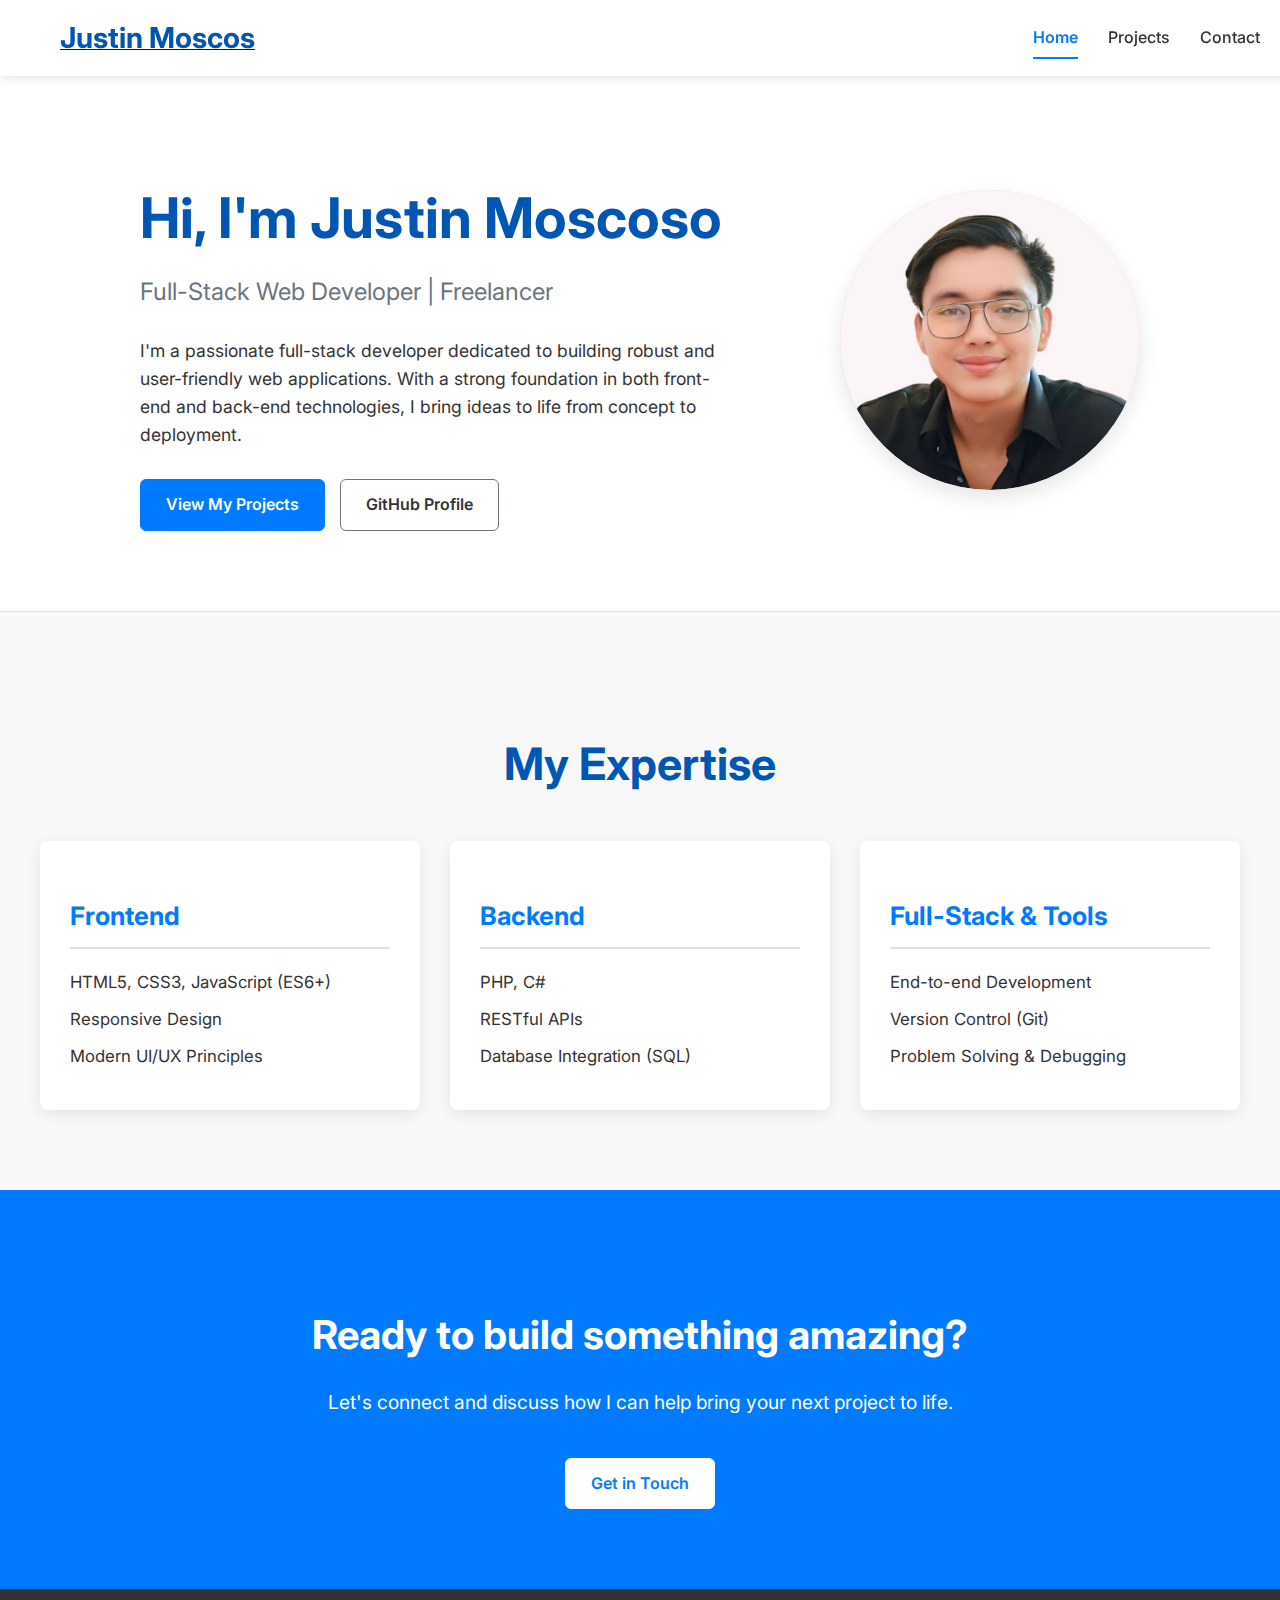
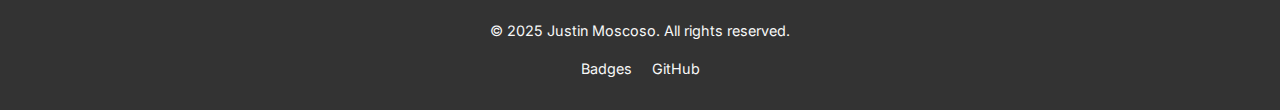
<file: index.html>
<!DOCTYPE html>
<html lang="en">
<head>
    <meta charset="UTF-8" />
    <meta name="viewport" content="width=device-width, initial-scale=1.0"/>
    <title>Justin Moscoso - Portfolio</title>
    <link rel="stylesheet" href="style.css" />
    <link href="https://fonts.googleapis.com/css2?family=Inter:wght@300;400;600;700&display=swap" rel="stylesheet">
</head>
<body>
    <!-- Navbar -->
    <nav class="navbar">
        <div class="container">
            <a class="navbar-brand" href="index.html">
                <span class="logo-text">Justin Moscos</span>
            </a>
            <button class="navbar-toggler" aria-label="Toggle navigation">
                <span class="navbar-toggler-icon"></span>
            </button>
            <div class="navbar-collapse" id="navbarNav">
                <ul class="navbar-nav">
                    <li class="nav-item"><a class="nav-link active" href="index.html">Home</a></li>
                    <li class="nav-item"><a class="nav-link" href="projects.html">Projects</a></li>
                    <li class="nav-item"><a class="nav-link" href="contact.html">Contact</a></li>
                </ul>
            </div>
        </div>
    </nav>

    <!-- Hero Section -->
    <header class="hero-section">
        <div class="container hero-content">
            <div class="hero-text">
                <h1 class="hero-title">Hi, I'm Justin Moscoso</h1>
                <p class="hero-subtitle">Full-Stack Web Developer | Freelancer</p>
                <p class="hero-description">
                    I'm a passionate full-stack developer dedicated to building robust and user-friendly web applications. With a strong foundation in both front-end and back-end technologies, I bring ideas to life from concept to deployment.
                </p>
                <div class="hero-buttons">
                    <a href="projects.html" class="btn btn-primary">View My Projects</a>
                    <a href="https://github.com/JustinMoscoso" target="_blank" class="btn btn-secondary">GitHub Profile</a>
                </div>
            </div>
            <div class="hero-image">
                <img src="img/profile.jpg" alt="Justin Moscoso" class="profile-img">
            </div>
        </div>
    </header>

    <!-- Skills Section -->
    <section class="skills-section">
        <div class="container">
            <h2 class="section-heading">My Expertise</h2>
            <div class="skills-grid">
                <div class="skill-category">
                    <h3>Frontend</h3>
                    <ul>
                        <li>HTML5, CSS3, JavaScript (ES6+)</li>
                        <li>Responsive Design</li>
                        <li>Modern UI/UX Principles</li>
                    </ul>
                </div>
                <div class="skill-category">
                    <h3>Backend</h3>
                    <ul>
                        <li>PHP, C#</li>
                        <li>RESTful APIs</li>
                        <li>Database Integration (SQL)</li>
                    </ul>
                </div>
                <div class="skill-category">
                    <h3>Full-Stack & Tools</h3>
                    <ul>
                        <li>End-to-end Development</li>
                        <li>Version Control (Git)</li>
                        <li>Problem Solving & Debugging</li>
                    </ul>
                </div>
            </div>
        </div>
    </section>

    <!-- Call to Action Section -->
    <section class="cta-section">
        <div class="container">
            <h2 class="cta-heading">Ready to build something amazing?</h2>
            <p class="cta-description">Let's connect and discuss how I can help bring your next project to life.</p>
            <a href="contact.html" class="btn btn-primary">Get in Touch</a>
        </div>
    </section>

    <!-- Footer -->
    <footer class="footer">
        <div class="container">
            <p>&copy; 2025 Justin Moscoso. All rights reserved.</p>
            <div class="social-links">
                <a href="https://www.credly.com/users/justin-moscoso/badges#credly" target="_blank">Badges</a>
                <a href="https://github.com/JustinMoscoso" target="_blank">GitHub</a>
            </div>
        </div>
    </footer>

    <script src="script.js"></script>
</body>
</html>
</file>
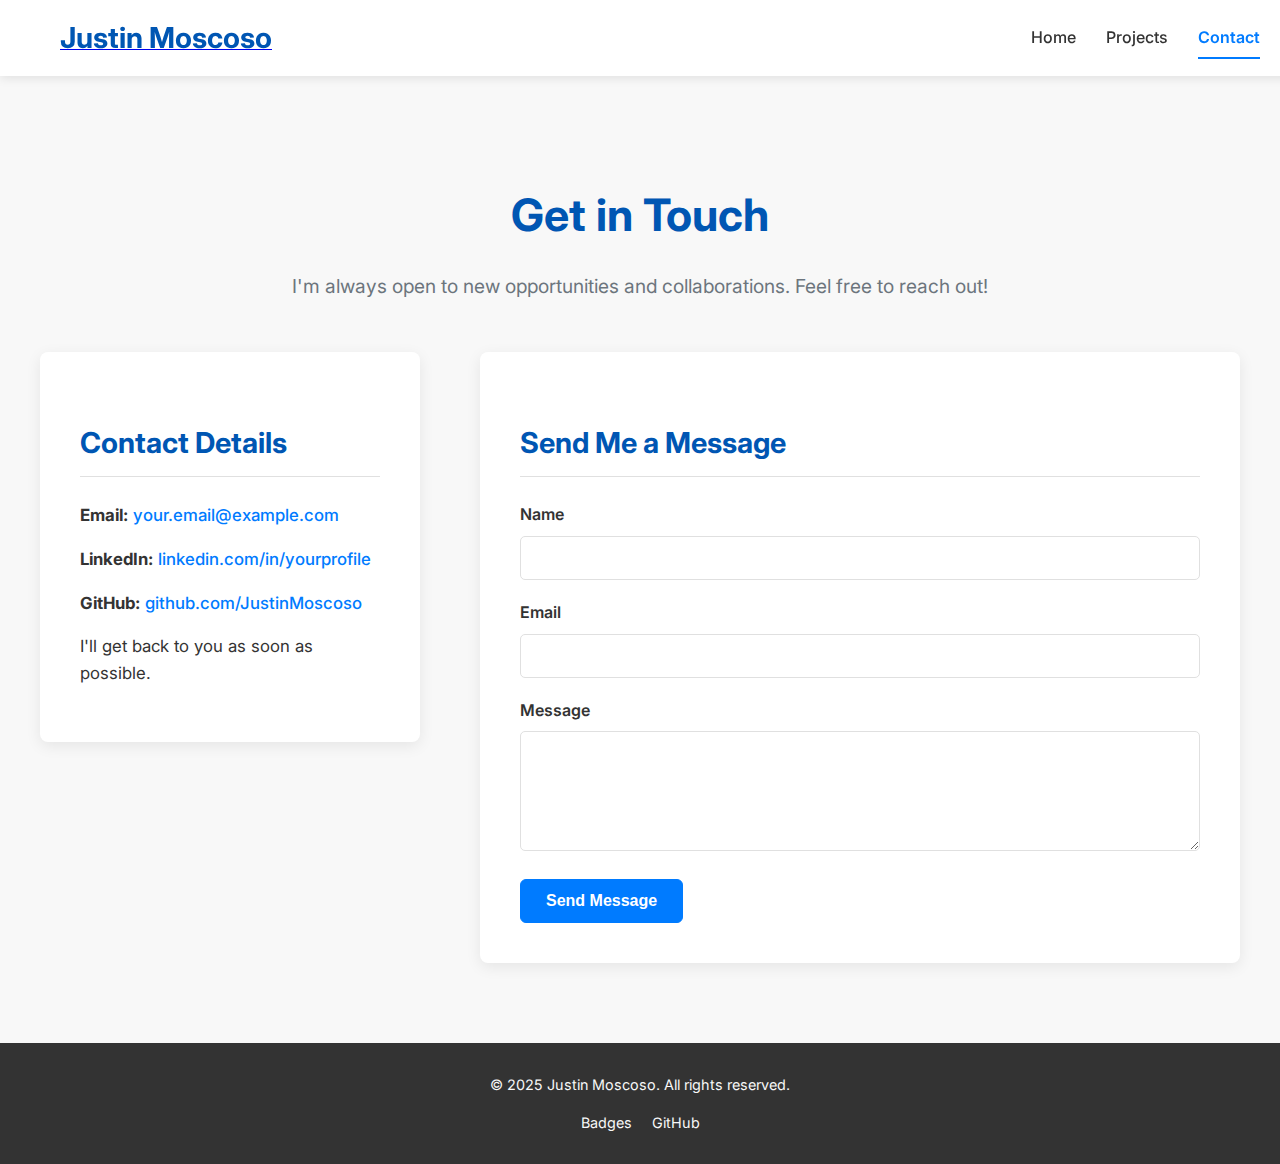
<file: contact.html>
<!DOCTYPE html>
<html lang="en">
<head>
    <meta charset="UTF-8" />
    <meta name="viewport" content="width=device-width, initial-scale=1.0"/>
    <title>Contact - Justin Moscoso</title>
    <link rel="stylesheet" href="style.css" />
    <link href="https://fonts.googleapis.com/css2?family=Inter:wght@300;400;600;700&display=swap" rel="stylesheet">
</head>
<body>
    <!-- Navbar -->
    <nav class="navbar">
        <div class="container">
            <a class="navbar-brand" href="index.html">
                <span class="logo-text">Justin Moscoso</span>
            </a>
            <button class="navbar-toggler" aria-label="Toggle navigation">
                <span class="navbar-toggler-icon"></span>
            </button>
            <div class="navbar-collapse" id="navbarNav">
                <ul class="navbar-nav">
                    <li class="nav-item"><a class="nav-link" href="index.html">Home</a></li>
                    <li class="nav-item"><a class="nav-link" href="projects.html">Projects</a></li>
                    <li class="nav-item"><a class="nav-link active" href="contact.html">Contact</a></li>
                </ul>
            </div>
        </div>
    </nav>

    <!-- Contact Section -->
    <section class="contact-page-section">
        <div class="container">
            <h1 class="section-heading">Get in Touch</h1>
            <p class="section-subheading">I'm always open to new opportunities and collaborations. Feel free to reach out!</p>

            <div class="contact-content">
                <div class="contact-info">
                    <h3>Contact Details</h3>
                    <p><strong>Email:</strong> <a href="mailto:your.email@example.com">your.email@example.com</a></p>
                    <p><strong>LinkedIn:</strong> <a href="https://linkedin.com/in/yourprofile" target="_blank">linkedin.com/in/yourprofile</a></p>
                    <p><strong>GitHub:</strong> <a href="https://github.com/JustinMoscoso" target="_blank">github.com/JustinMoscoso</a></p>
                    <p>I'll get back to you as soon as possible.</p>
                </div>
                <div class="contact-form-wrapper">
                    <h3>Send Me a Message</h3>
                    <form>
                        <div class="form-group">
                            <label for="name" class="form-label">Name</label>
                            <input type="text" class="form-control" id="name" name="name" required>
                        </div>
                        <div class="form-group">
                            <label for="email" class="form-label">Email</label>
                            <input type="email" class="form-control" id="email" name="email" required>
                        </div>
                        <div class="form-group">
                            <label for="message" class="form-label">Message</label>
                            <textarea class="form-control" id="message" name="message" rows="6" required></textarea>
                        </div>
                        <button type="submit" class="btn btn-primary">Send Message</button>
                    </form>
                </div>
            </div>
        </div>
    </section>

    <!-- Footer -->
    <footer class="footer">
        <div class="container">
            <p>&copy; 2025 Justin Moscoso. All rights reserved.</p>
            <div class="social-links">
                <a href="https://www.credly.com/users/justin-moscoso/badges#credly" target="_blank">Badges</a>
                <a href="https://github.com/JustinMoscoso" target="_blank">GitHub</a>
            </div>
        </div>
    </footer>

    <script src="script.js"></script>
</body>
</html>
</file>
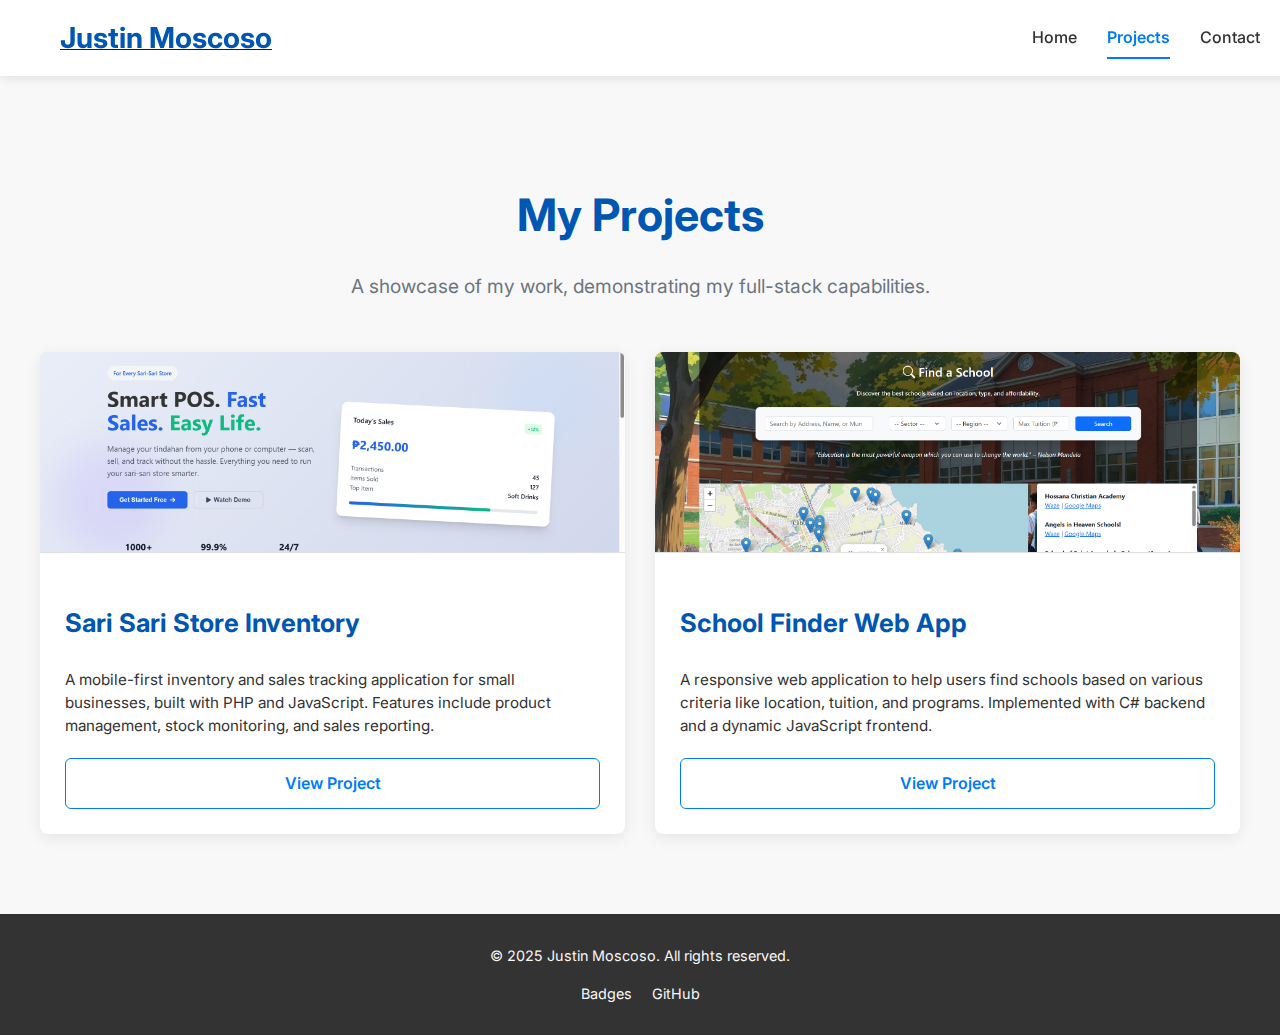
<file: projects.html>
<!DOCTYPE html>
<html lang="en">
<head>
    <meta charset="UTF-8" />
    <meta name="viewport" content="width=device-width, initial-scale=1.0"/>
    <title>My Projects - Justin Moscoso</title>
    <link rel="stylesheet" href="style.css" />
    <link href="https://fonts.googleapis.com/css2?family=Inter:wght@300;400;600;700&display=swap" rel="stylesheet">
</head>
<body>
    <!-- Navbar -->
    <nav class="navbar">
        <div class="container">
            <a class="navbar-brand" href="index.html">
                <span class="logo-text">Justin Moscoso</span>
            </a>
            <button class="navbar-toggler" aria-label="Toggle navigation">
                <span class="navbar-toggler-icon"></span>
            </button>
            <div class="navbar-collapse" id="navbarNav">
                <ul class="navbar-nav">
                    <li class="nav-item"><a class="nav-link" href="index.html">Home</a></li>
                    <li class="nav-item"><a class="nav-link active" href="projects.html">Projects</a></li>
                    <li class="nav-item"><a class="nav-link" href="contact.html">Contact</a></li>
                </ul>
            </div>
        </div>
    </nav>

    <!-- Projects Section -->
    <section class="projects-page-section">
        <div class="container">
            <h1 class="section-heading">My Projects</h1>
            <p class="section-subheading">A showcase of my work, demonstrating my full-stack capabilities.</p>
            <div class="project-grid">
                <!-- Project 1: Sari Sari Store -->
                <div class="project-card">
                    <img src="img/sarisari.png" alt="Sari Sari Store App" class="project-img">
                    <div class="card-content">
                        <h3 class="card-title">Sari Sari Store Inventory</h3>
                        <p class="card-description">
                            A mobile-first inventory and sales tracking application for small businesses, built with PHP and JavaScript. Features include product management, stock monitoring, and sales reporting.
                        </p>
                        <a href="https://justinmoscoso.github.io/SariSariStoreSchool/" class="btn btn-outline">View Project</a>
                    </div>
                </div>
                <!-- Project 2: School Finder -->
                <div class="project-card">
                    <img src="img/SchoolHunt.png" alt="School Finder Web App" class="project-img">
                    <div class="card-content">
                        <h3 class="card-title">School Finder Web App</h3>
                        <p class="card-description">
                            A responsive web application to help users find schools based on various criteria like location, tuition, and programs. Implemented with C# backend and a dynamic JavaScript frontend.
                        </p>
                        <a href="#" class="btn btn-outline">View Project</a>
                    </div>
                  </div>
            </div>
        </div>
    </section>

    <!-- Footer -->
    <footer class="footer">
        <div class="container">
            <p>&copy; 2025 Justin Moscoso. All rights reserved.</p>
            <div class="social-links">
                <a href="https://www.credly.com/users/justin-moscoso/badges#credly" target="_blank">Badges</a>
                <a href="https://github.com/JustinMoscoso" target="_blank">GitHub</a>
            </div>
        </div>
    </footer>

    <script src="script.js"></script>
</body>
</html>
</file>
<file: style.css>
/* Global Styles */
:root {
  --color-background-light: #f8f8f8;
  --color-text-dark: #333333;
  --color-primary: #007bff; /* Muted blue */
  --color-primary-dark: #0056b3;
  --color-secondary: #6c757d; /* Grey for secondary buttons/text */
  --color-border: #e0e0e0;
  --color-card-bg: #ffffff;
  --color-footer-bg: #333333;
  --color-footer-text: #f8f8f8;
  --color-navbar-bg: rgba(255, 255, 255, 0.95);
  --color-navbar-shadow: rgba(0, 0, 0, 0.1);
}

body {
  margin: 0;
  padding: 0;
  font-family: "Inter", sans-serif;
  background-color: var(--color-background-light);
  color: var(--color-text-dark);
  line-height: 1.6;
  -webkit-font-smoothing: antialiased;
  -moz-osx-font-smoothing: grayscale;
}

.container {
  max-width: 1200px;
  margin: 0 auto;
  padding: 0 20px;
}

/* Navbar */
.navbar {
  position: fixed;
  top: 0;
  left: 0;
  width: 100%;
  z-index: 1000;
  background: var(--color-navbar-bg);
  backdrop-filter: blur(8px);
  box-shadow: 0 2px 10px var(--color-navbar-shadow);
  padding: 15px 20px;
  display: flex;
  justify-content: space-between;
  align-items: center;
}

.navbar .container {
  display: flex;
  justify-content: space-between;
  align-items: center;
  width: 100%;
}

.navbar-brand .logo-text {
  font-size: 1.8em;
  font-weight: 700;
  color: var(--color-primary-dark);
  text-decoration: none;
  transition: color 0.3s ease;
}

.navbar-brand .logo-text:hover {
  color: var(--color-primary);
}

.navbar-toggler {
  display: none; /* Hidden by default, shown on small screens */
  background: none;
  border: none;
  cursor: pointer;
  padding: 10px;
  position: relative;
  z-index: 1001; /* Ensure it's above collapse menu */
}

.navbar-toggler-icon {
  display: block;
  width: 28px;
  height: 3px;
  background-color: var(--color-text-dark);
  position: relative;
  transition: background-color 0.3s ease;
}

.navbar-toggler-icon::before,
.navbar-toggler-icon::after {
  content: "";
  position: absolute;
  width: 100%;
  height: 3px;
  background-color: var(--color-text-dark);
  transition: transform 0.3s ease;
}

.navbar-toggler-icon::before {
  top: -9px;
}

.navbar-toggler-icon::after {
  top: 9px;
}

/* Toggler active state */
.navbar-toggler.active .navbar-toggler-icon {
  background-color: transparent;
}

.navbar-toggler.active .navbar-toggler-icon::before {
  transform: translateY(9px) rotate(45deg);
}

.navbar-toggler.active .navbar-toggler-icon::after {
  transform: translateY(-9px) rotate(-45deg);
}

.navbar-collapse {
  display: flex;
  justify-content: flex-end;
  width: auto;
}

.navbar-nav {
  list-style: none;
  margin: 0;
  padding: 0;
  display: flex;
}

.nav-item {
  margin-left: 30px;
}

.navbar .nav-link {
  color: var(--color-text-dark);
  text-decoration: none;
  position: relative;
  transition: color 0.3s ease, font-weight 0.3s ease;
  padding: 8px 0;
  display: block;
  font-weight: 500;
}

.navbar .nav-link:hover {
  color: var(--color-primary);
}

.navbar .nav-link.active {
  color: var(--color-primary);
  font-weight: 600;
}

.navbar .nav-link.active::after {
  content: "";
  position: absolute;
  left: 0;
  bottom: 0;
  width: 100%;
  height: 2px;
  background-color: var(--color-primary);
}

/* Hero Section (Home Page) */
.hero-section {
  padding: 150px 0 80px; /* Adjust padding for fixed navbar */
  text-align: center;
  background-color: var(--color-card-bg);
  border-bottom: 1px solid var(--color-border);
}

.hero-content {
  display: flex;
  flex-direction: row;
  align-items: center;
  justify-content: center;
  gap: 60px;
  max-width: 1000px;
  margin: 0 auto;
}

.hero-text {
  flex: 1;
  text-align: left;
}

.hero-title {
  font-size: 3.5em;
  margin-bottom: 15px;
  color: var(--color-primary-dark);
  line-height: 1.1;
}

.hero-subtitle {
  font-size: 1.5em;
  color: var(--color-secondary);
  margin-bottom: 25px;
  font-weight: 400;
}

.hero-description {
  font-size: 1.1em;
  margin-bottom: 30px;
  max-width: 600px;
}

.hero-image {
  flex: 0 0 auto;
  width: 300px;
  height: 300px;
  border-radius: 50%;
  overflow: hidden;
  box-shadow: 0 8px 20px rgba(0, 0, 0, 0.1);
  background-color: var(--color-border); /* Placeholder background */
  display: flex;
  align-items: center;
  justify-content: center;
}

.hero-image .profile-img {
  width: 100%;
  height: 100%;
  object-fit: cover;
  border-radius: 50%;
}

.hero-buttons {
  display: flex;
  flex-wrap: wrap;
  gap: 15px;
  margin-top: 20px;
}

/* Buttons */
.btn {
  padding: 12px 25px;
  border-radius: 6px;
  text-decoration: none;
  font-weight: 600;
  cursor: pointer;
  transition: background-color 0.3s ease, color 0.3s ease, border-color 0.3s ease, transform 0.2s ease;
  display: inline-block;
  text-align: center;
  font-size: 1em;
}

.btn:hover {
  transform: translateY(-2px);
}

.btn-primary {
  background-color: var(--color-primary);
  color: #fff;
  border: 1px solid var(--color-primary);
}

.btn-primary:hover {
  background-color: var(--color-primary-dark);
  border-color: var(--color-primary-dark);
}

.btn-secondary {
  background-color: transparent;
  color: var(--color-text-dark);
  border: 1px solid var(--color-secondary);
}

.btn-secondary:hover {
  background-color: var(--color-secondary);
  color: #fff;
}

.btn-outline {
  background-color: transparent;
  color: var(--color-primary);
  border: 1px solid var(--color-primary);
}

.btn-outline:hover {
  background-color: var(--color-primary);
  color: #fff;
}

/* Section Headings */
.section-heading {
  font-size: 2.8em;
  color: var(--color-primary-dark);
  margin-bottom: 15px;
  text-align: center;
}

.section-subheading {
  font-size: 1.2em;
  color: var(--color-secondary);
  margin-bottom: 50px;
  text-align: center;
  max-width: 800px;
  margin-left: auto;
  margin-right: auto;
}

/* Skills Section */
.skills-section {
  padding: 80px 0;
  background-color: var(--color-background-light);
}

.skills-grid {
  display: grid;
  grid-template-columns: repeat(auto-fit, minmax(280px, 1fr));
  gap: 30px;
  margin-top: 40px;
}

.skill-category {
  background-color: var(--color-card-bg);
  padding: 30px;
  border-radius: 8px;
  box-shadow: 0 4px 15px rgba(0, 0, 0, 0.08);
  text-align: left;
  transition: transform 0.3s ease;
}

.skill-category:hover {
  transform: translateY(-5px);
}

.skill-category h3 {
  font-size: 1.6em;
  color: var(--color-primary);
  margin-bottom: 20px;
  border-bottom: 2px solid var(--color-border);
  padding-bottom: 10px;
}

.skill-category ul {
  list-style: none;
  padding: 0;
  margin: 0;
}

.skill-category li {
  margin-bottom: 10px;
  font-size: 1.05em;
  color: var(--color-text-dark);
}

/* Call to Action Section */
.cta-section {
  background-color: var(--color-primary);
  color: #fff;
  padding: 80px 0;
  text-align: center;
}

.cta-heading {
  font-size: 2.5em;
  margin-bottom: 20px;
  color: #fff;
}

.cta-description {
  font-size: 1.2em;
  margin-bottom: 40px;
  max-width: 700px;
  margin-left: auto;
  margin-right: auto;
}

.cta-section .btn-primary {
  background-color: #fff;
  color: var(--color-primary);
  border-color: #fff;
}

.cta-section .btn-primary:hover {
  background-color: var(--color-primary-dark);
  color: #fff;
  border-color: var(--color-primary-dark);
}

/* Projects Page Section */
.projects-page-section {
  padding: 150px 0 80px; /* Adjust padding for fixed navbar */
  text-align: center;
  background-color: var(--color-background-light);
}

.project-grid {
  display: grid;
  grid-template-columns: repeat(auto-fit, minmax(300px, 1fr));
  gap: 30px;
  margin-top: 40px;
}

.project-card {
  background-color: var(--color-card-bg);
  border-radius: 8px;
  overflow: hidden;
  box-shadow: 0 4px 15px rgba(0, 0, 0, 0.08);
  transition: transform 0.3s ease;
  display: flex;
  flex-direction: column;
  height: 100%;
}

.project-card:hover {
  transform: translateY(-5px);
}

.project-card .project-img {
  width: 100%;
  height: 200px;
  object-fit: cover;
  background-color: var(--color-border); /* Placeholder background */
  border-bottom: 1px solid var(--color-border);
}

.project-card .card-content {
  padding: 25px;
  flex-grow: 1;
  display: flex;
  flex-direction: column;
  justify-content: space-between;
  text-align: left;
}

.project-card .card-title {
  font-size: 1.6em;
  margin-bottom: 10px;
  color: var(--color-primary-dark);
}

.project-card .card-description {
  font-size: 0.95em;
  line-height: 1.5;
  margin-bottom: 20px;
  flex-grow: 1;
}

/* Contact Page Section */
.contact-page-section {
  padding: 150px 0 80px; /* Adjust padding for fixed navbar */
  background-color: var(--color-background-light);
}

.contact-content {
  display: grid;
  grid-template-columns: 1fr 2fr;
  gap: 60px;
  margin-top: 40px;
  align-items: flex-start;
}

.contact-info,
.contact-form-wrapper {
  background-color: var(--color-card-bg);
  padding: 40px;
  border-radius: 8px;
  box-shadow: 0 4px 15px rgba(0, 0, 0, 0.08);
}

.contact-info h3,
.contact-form-wrapper h3 {
  font-size: 1.8em;
  color: var(--color-primary-dark);
  margin-bottom: 25px;
  border-bottom: 1px solid var(--color-border);
  padding-bottom: 10px;
}

.contact-info p {
  margin-bottom: 15px;
  font-size: 1.05em;
}

.contact-info a {
  color: var(--color-primary);
  text-decoration: none;
  font-weight: 500;
}

.contact-info a:hover {
  text-decoration: underline;
}

.form-group {
  margin-bottom: 20px;
}

.form-label {
  display: block;
  margin-bottom: 8px;
  font-weight: 600;
  color: var(--color-text-dark);
}

.form-control {
  width: 100%;
  padding: 12px;
  border: 1px solid var(--color-border);
  border-radius: 5px;
  background-color: #fff;
  color: var(--color-text-dark);
  font-size: 1em;
  box-sizing: border-box;
  transition: border-color 0.3s ease, box-shadow 0.3s ease;
}

.form-control:focus {
  outline: none;
  border-color: var(--color-primary);
  box-shadow: 0 0 0 3px rgba(0, 123, 255, 0.15);
}

textarea.form-control {
  resize: vertical;
  min-height: 120px;
}

/* Footer */
.footer {
  background-color: var(--color-footer-bg);
  color: var(--color-footer-text);
  padding: 30px 0;
  text-align: center;
  font-size: 0.9em;
}

.footer .container {
  display: flex;
  flex-direction: column;
  align-items: center;
  gap: 15px;
}

.footer p {
  margin: 0;
}

.footer .social-links {
  display: flex;
  gap: 20px;
}

.footer .social-links a {
  color: var(--color-footer-text);
  text-decoration: none;
  transition: color 0.3s ease;
}

.footer .social-links a:hover {
  color: var(--color-primary);
}

/* Responsive Design */
@media (max-width: 992px) {
  .hero-content {
    flex-direction: column;
    text-align: center;
    gap: 40px;
  }

  .hero-text {
    text-align: center;
  }

  .hero-buttons {
    justify-content: center;
  }

  .hero-title {
    font-size: 3em;
  }

  .hero-subtitle {
    font-size: 1.3em;
  }

  .contact-content {
    grid-template-columns: 1fr;
  }
}

@media (max-width: 768px) {
  .navbar .container {
    flex-wrap: wrap;
  }

  .navbar-toggler {
    display: block;
  }

  .navbar-collapse {
    flex-basis: 100%;
    flex-direction: column;
    align-items: flex-end;
    max-height: 0;
    overflow: hidden;
    transition: max-height 0.3s ease-out;
    background-color: var(--color-navbar-bg); /* Ensure background for mobile menu */
    width: 100%;
    padding-bottom: 10px;
  }

  .navbar-collapse.show {
    max-height: 200px; /* Adjust as needed */
    padding-bottom: 20px;
  }

  .navbar-nav {
    flex-direction: column;
    width: 100%;
    align-items: flex-end;
    padding-top: 10px;
  }

  .nav-item {
    margin-left: 0;
    margin-bottom: 10px;
  }

  .navbar .nav-link {
    padding: 5px 0;
  }

  .hero-section,
  .projects-page-section,
  .contact-page-section {
    padding-top: 120px; /* Adjust for smaller navbar */
  }

  .hero-title {
    font-size: 2.5em;
  }

  .hero-subtitle {
    font-size: 1.1em;
  }

  .section-heading {
    font-size: 2.2em;
  }

  .section-subheading {
    font-size: 1em;
  }

  .skills-grid {
    grid-template-columns: 1fr;
  }

  .project-grid {
    grid-template-columns: 1fr;
  }

  .contact-info,
  .contact-form-wrapper {
    padding: 30px;
  }
}

@media (max-width: 480px) {
  .navbar-brand .logo-text {
    font-size: 1.5em;
  }

  .hero-title {
    font-size: 2em;
  }

  .hero-subtitle {
    font-size: 1em;
  }

  .hero-image {
    width: 200px;
    height: 200px;
  }

  .btn {
    width: 100%;
    padding: 10px 20px;
  }

  .section-heading {
    font-size: 1.8em;
  }

  .section-subheading {
    font-size: 0.9em;
  }

  .skill-category h3,
  .project-card .card-title,
  .contact-info h3,
  .contact-form-wrapper h3 {
    font-size: 1.4em;
  }
}
</file>
